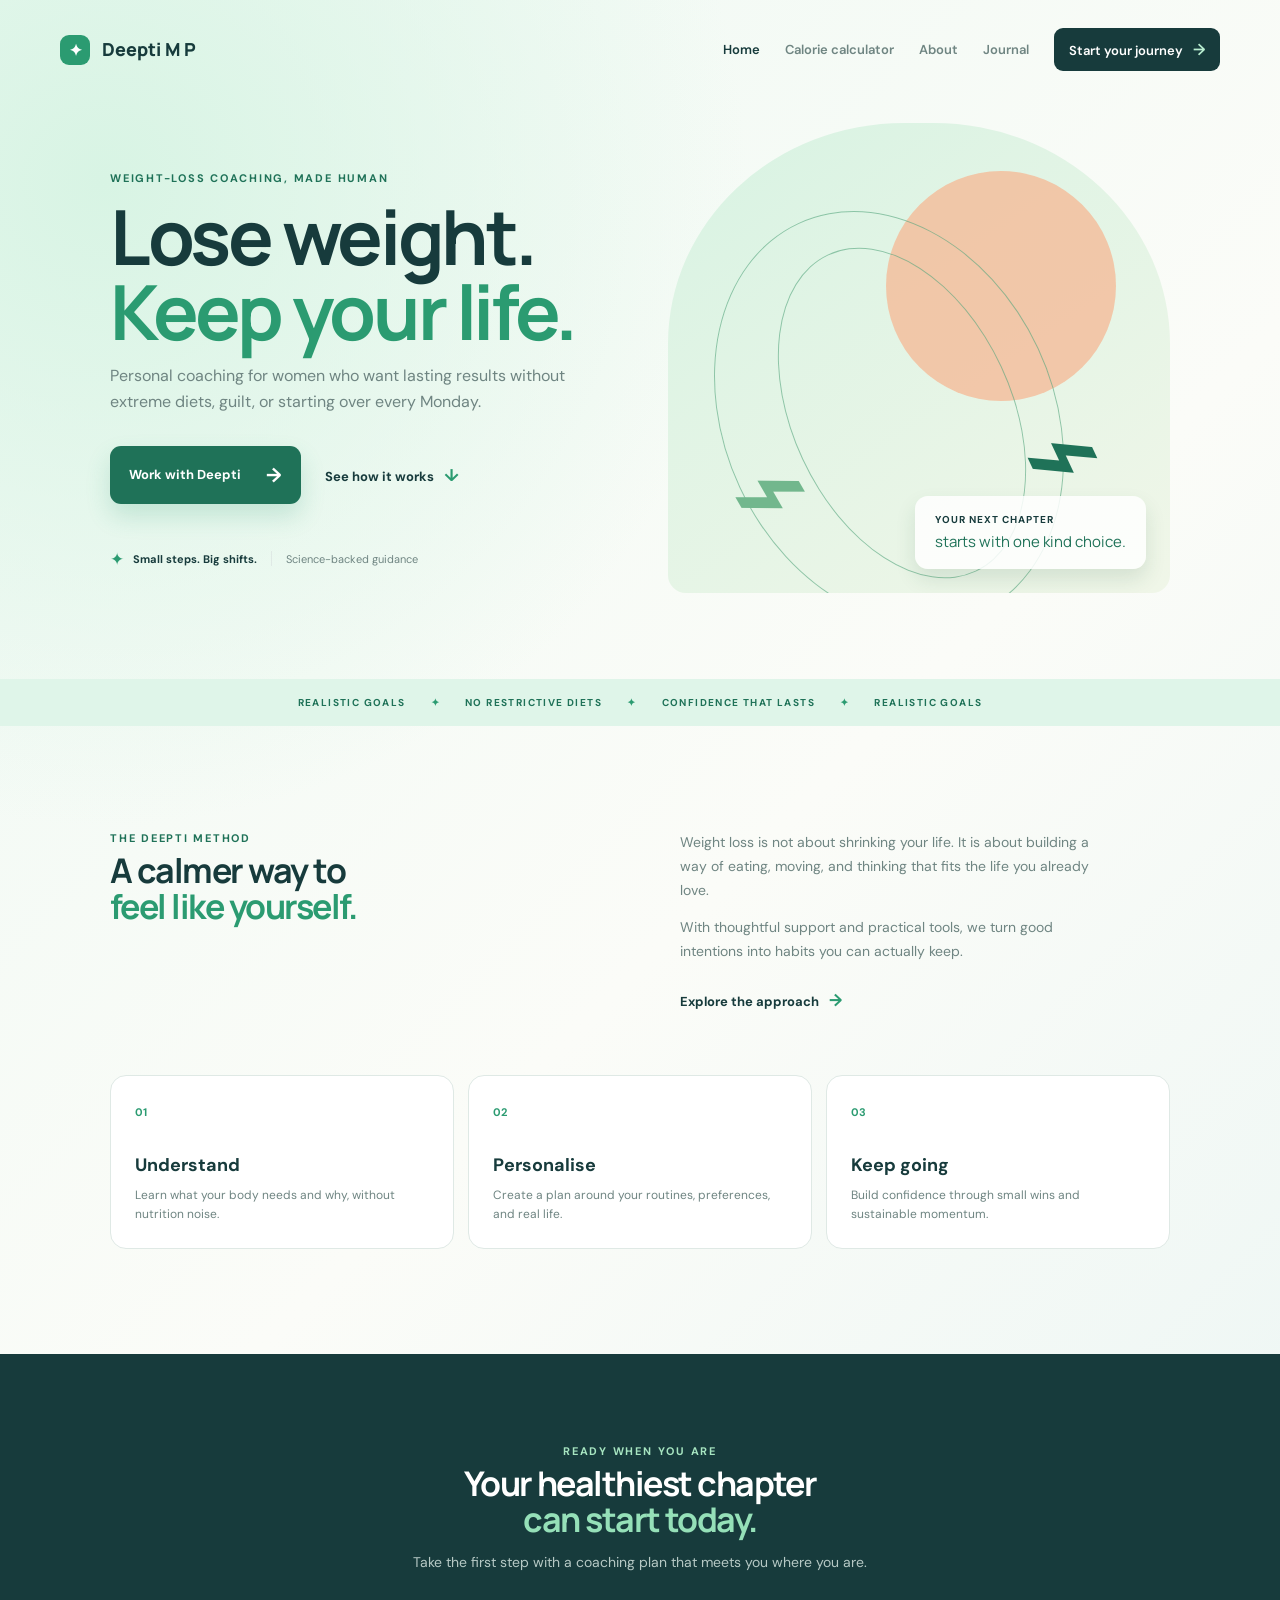
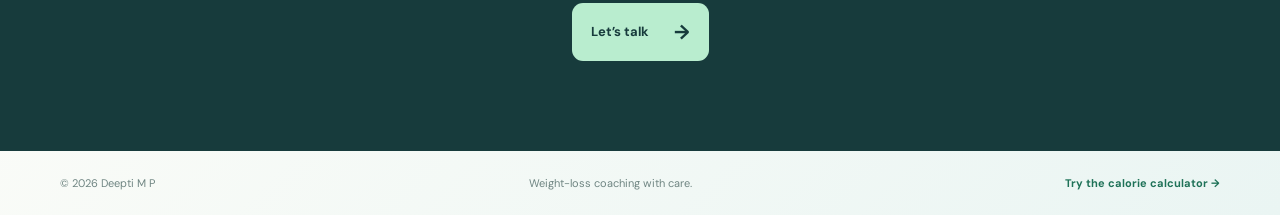
<file: index.html>
<!doctype html>
<html lang="en">
  <head>
    <meta charset="UTF-8" /><meta name="viewport" content="width=device-width, initial-scale=1.0" />
    <meta name="description" content="Deepti M P helps women build sustainable habits, lose weight, and feel confident in their bodies." />
    <title>Deepti M P | Weight-Loss Coach</title>
    <link rel="preconnect" href="https://fonts.googleapis.com" /><link rel="preconnect" href="https://fonts.gstatic.com" crossorigin />
    <link href="https://fonts.googleapis.com/css2?family=DM+Sans:wght@400;500;600;700&family=Manrope:wght@700;800&display=swap" rel="stylesheet" /><link rel="stylesheet" href="styles.css" />
  </head>
  <body>
    <header class="site-header"><a class="site-logo" href="index.html"><span>✦</span> Deepti M P</a><nav class="site-nav" aria-label="Main navigation"><a class="active" href="index.html">Home</a><a href="calculator.html">Calorie calculator</a><a href="about.html">About</a><a href="blog.html">Journal</a><a class="nav-cta" href="#start">Start your journey <span>→</span></a></nav></header>
    <main>
      <section class="coach-hero page-shell"><div class="hero-content"><p class="eyebrow">WEIGHT-LOSS COACHING, MADE HUMAN</p><h1>Lose weight.<br /><span>Keep your life.</span></h1><p class="hero-copy">Personal coaching for women who want lasting results without extreme diets, guilt, or starting over every Monday.</p><div class="hero-actions"><a class="primary-button" href="#start">Work with Deepti <span>→</span></a><a class="text-link" href="#approach">See how it works <span>↓</span></a></div><div class="trust-row"><span>✦</span><strong>Small steps. Big shifts.</strong><span class="trust-separator"></span><span>Science-backed guidance</span></div></div><div class="hero-art" aria-label="Abstract wellness illustration"><div class="sun-orb"></div><div class="art-ring ring-one"></div><div class="art-ring ring-two"></div><div class="leaf leaf-one">⌁</div><div class="leaf leaf-two">⌁</div><div class="hero-note"><strong>YOUR NEXT CHAPTER</strong><span>starts with one kind choice.</span></div></div></section>
      <section class="marquee-strip" aria-label="Coaching benefits"><span>REALISTIC GOALS</span><b>✦</b><span>NO RESTRICTIVE DIETS</span><b>✦</b><span>CONFIDENCE THAT LASTS</span><b>✦</b><span>REALISTIC GOALS</span></section>
      <section class="approach-section page-shell" id="approach"><div class="section-intro"><p class="section-kicker">THE DEEPTI METHOD</p><h2>A calmer way to<br /><em>feel like yourself.</em></h2></div><div class="approach-copy"><p>Weight loss is not about shrinking your life. It is about building a way of eating, moving, and thinking that fits the life you already love.</p><p>With thoughtful support and practical tools, we turn good intentions into habits you can actually keep.</p><a class="text-link" href="#start">Explore the approach <span>→</span></a></div><div class="method-cards"><article><span class="card-number">01</span><h3>Understand</h3><p>Learn what your body needs and why, without nutrition noise.</p></article><article><span class="card-number">02</span><h3>Personalise</h3><p>Create a plan around your routines, preferences, and real life.</p></article><article><span class="card-number">03</span><h3>Keep going</h3><p>Build confidence through small wins and sustainable momentum.</p></article></div></section>
      <section class="start-section" id="start"><div class="start-inner"><p class="section-kicker">READY WHEN YOU ARE</p><h2>Your healthiest chapter<br /><span>can start today.</span></h2><p>Take the first step with a coaching plan that meets you where you are.</p><a class="primary-button light" href="mailto:hello@deeptimp.co?subject=Weight-loss coaching enquiry">Let’s talk <span>→</span></a></div></section>
    </main>
    <footer class="site-footer"><span>© 2026 Deepti M P</span><span>Weight-loss coaching with care.</span><a href="calculator.html">Try the calorie calculator →</a></footer>
  </body>
</html>
</file>
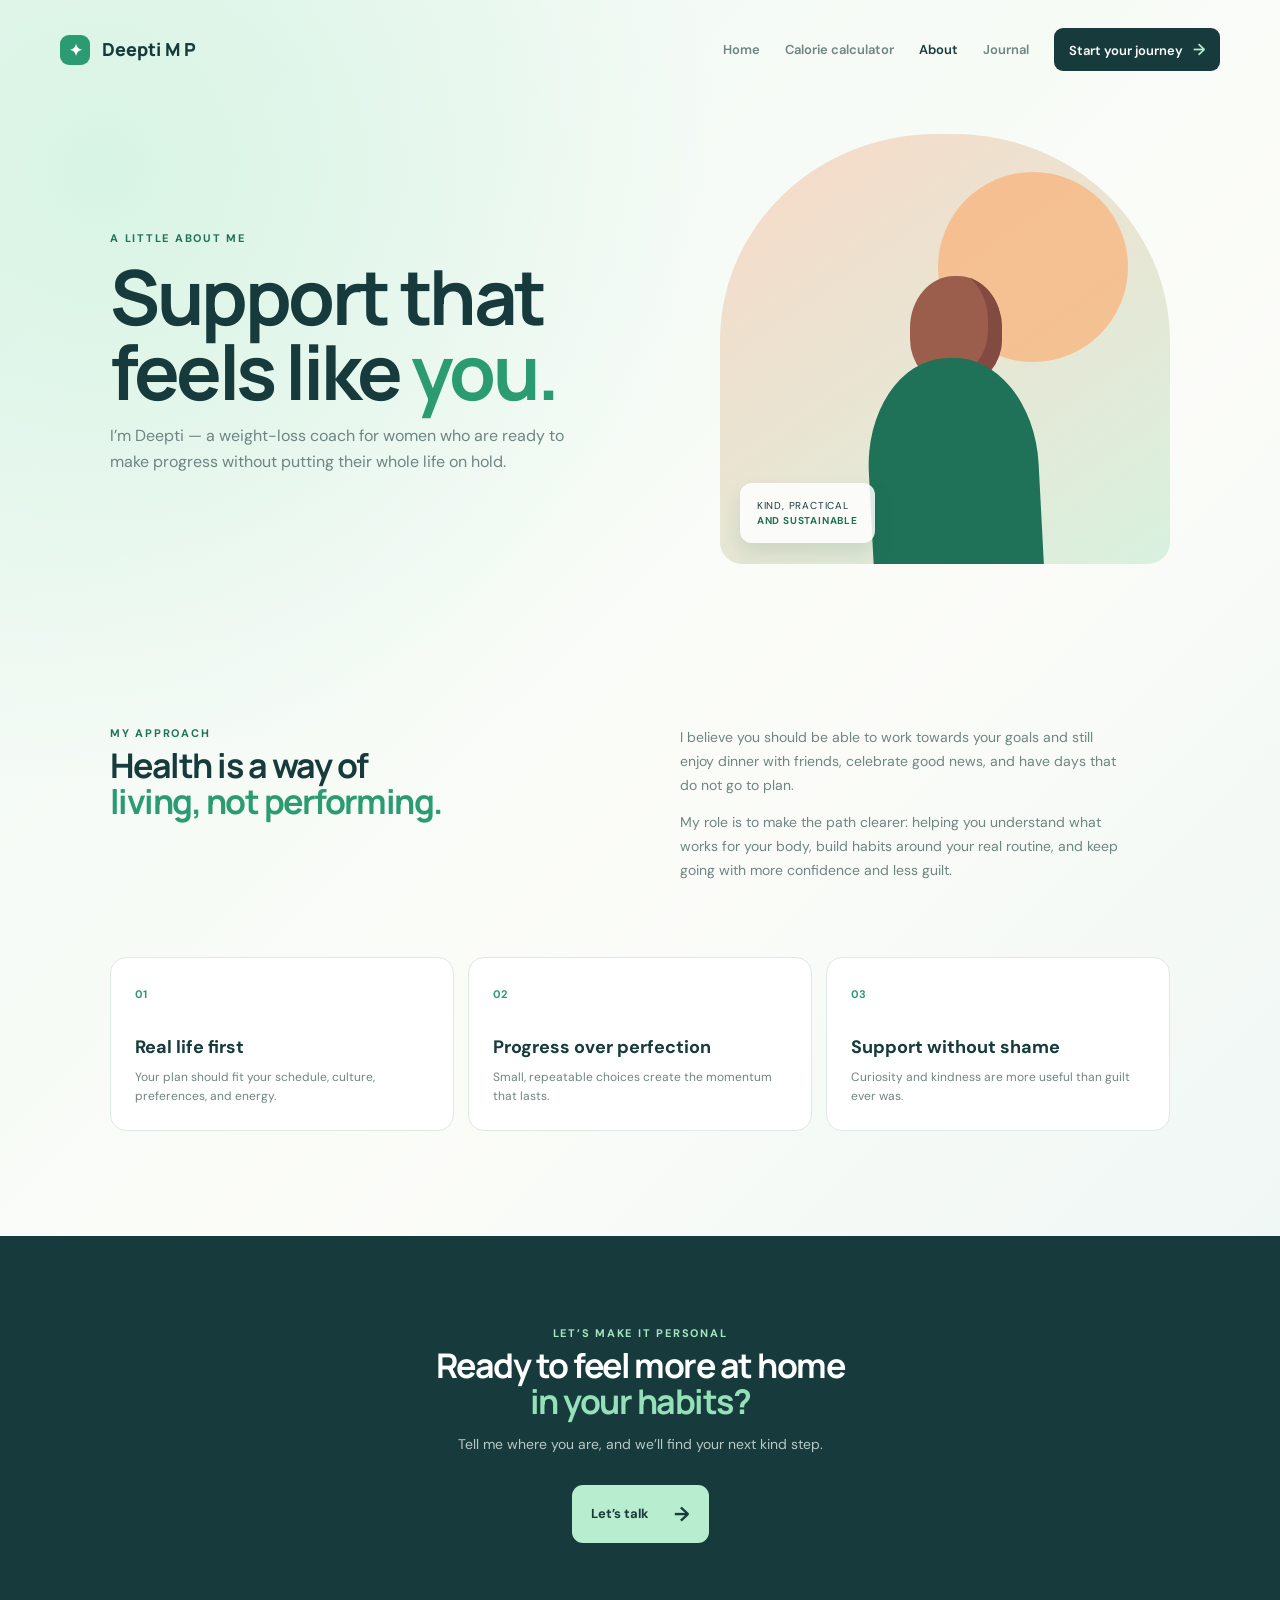
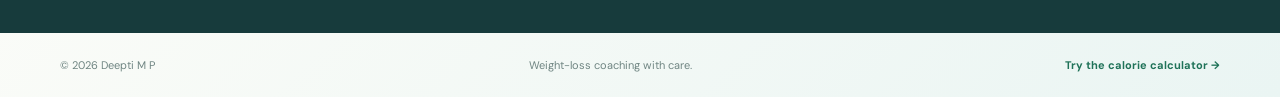
<file: about.html>
<!doctype html>
<html lang="en">
  <head>
    <meta charset="UTF-8" />
    <meta name="viewport" content="width=device-width, initial-scale=1.0" />
    <meta name="description" content="Meet Deepti M P, a weight-loss coach helping women build sustainable habits and feel confident in their bodies." />
    <title>About Deepti | Weight-Loss Coach</title>
    <link rel="preconnect" href="https://fonts.googleapis.com" />
    <link rel="preconnect" href="https://fonts.gstatic.com" crossorigin />
    <link href="https://fonts.googleapis.com/css2?family=DM+Sans:wght@400;500;600;700&family=Manrope:wght@700;800&display=swap" rel="stylesheet" />
    <link rel="stylesheet" href="styles.css" />
  </head>
  <body>
    <header class="site-header">
      <a class="site-logo" href="index.html"><span>✦</span> Deepti M P</a>
      <nav class="site-nav" aria-label="Main navigation">
        <a href="index.html">Home</a>
        <a href="calculator.html">Calorie calculator</a>
        <a class="active" href="about.html" aria-current="page">About</a>
        <a href="blog.html">Journal</a>
        <a class="nav-cta" href="index.html#start">Start your journey <span>→</span></a>
      </nav>
    </header>

    <main>
      <section class="about-hero page-shell">
        <div class="about-intro">
          <p class="eyebrow">A LITTLE ABOUT ME</p>
          <h1>Support that feels like <span>you.</span></h1>
          <p class="hero-copy">I’m Deepti — a weight-loss coach for women who are ready to make progress without putting their whole life on hold.</p>
        </div>
        <div class="about-portrait" aria-label="Abstract portrait illustration">
          <div class="portrait-sun"></div>
          <div class="portrait-figure"><span class="portrait-head"></span><span class="portrait-body"></span></div>
          <span class="portrait-note">KIND, PRACTICAL<br /><strong>AND SUSTAINABLE</strong></span>
        </div>
      </section>

      <section class="about-story page-shell">
        <div class="section-intro">
          <p class="section-kicker">MY APPROACH</p>
          <h2>Health is a way of<br /><em>living, not performing.</em></h2>
        </div>
        <div class="about-copy">
          <p>I believe you should be able to work towards your goals and still enjoy dinner with friends, celebrate good news, and have days that do not go to plan.</p>
          <p>My role is to make the path clearer: helping you understand what works for your body, build habits around your real routine, and keep going with more confidence and less guilt.</p>
        </div>
        <div class="values-grid">
          <article><span class="card-number">01</span><h3>Real life first</h3><p>Your plan should fit your schedule, culture, preferences, and energy.</p></article>
          <article><span class="card-number">02</span><h3>Progress over perfection</h3><p>Small, repeatable choices create the momentum that lasts.</p></article>
          <article><span class="card-number">03</span><h3>Support without shame</h3><p>Curiosity and kindness are more useful than guilt ever was.</p></article>
        </div>
      </section>

      <section class="start-section"><div class="start-inner"><p class="section-kicker">LET’S MAKE IT PERSONAL</p><h2>Ready to feel more at home<br /><span>in your habits?</span></h2><p>Tell me where you are, and we’ll find your next kind step.</p><a class="primary-button light" href="mailto:hello@deeptimp.co?subject=Weight-loss coaching enquiry">Let’s talk <span>→</span></a></div></section>
    </main>

    <footer class="site-footer"><span>© 2026 Deepti M P</span><span>Weight-loss coaching with care.</span><a href="calculator.html">Try the calorie calculator →</a></footer>
  </body>
</html>
</file>
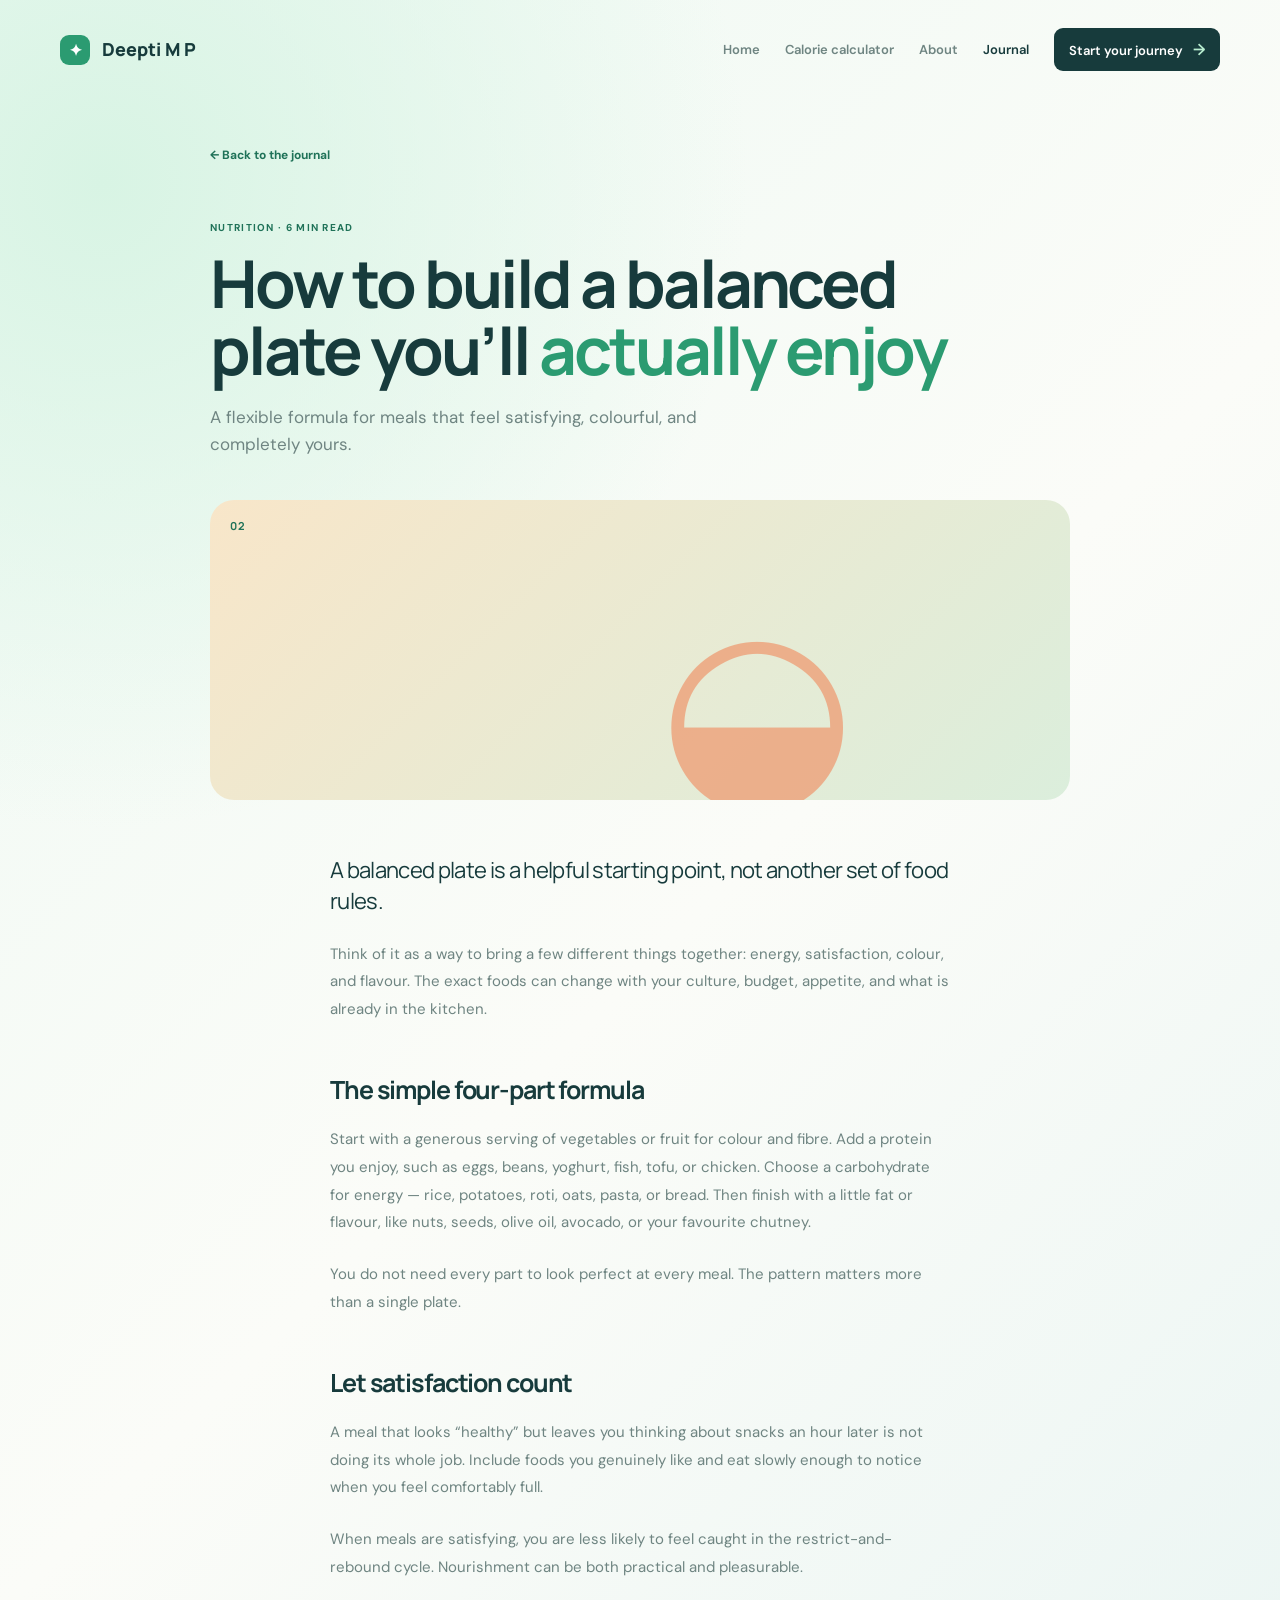
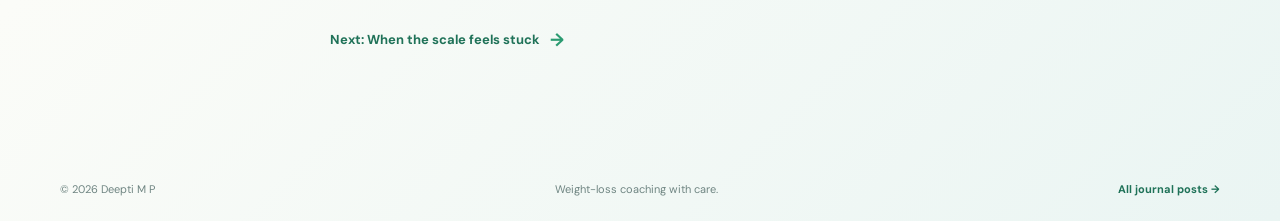
<file: blog-balanced-plate.html>
<!doctype html>
<html lang="en"><head><meta charset="UTF-8" /><meta name="viewport" content="width=device-width, initial-scale=1.0" /><meta name="description" content="A simple guide to building a balanced, satisfying plate without restrictive rules." /><title>How to build a balanced plate | Deepti M P</title><link rel="preconnect" href="https://fonts.googleapis.com" /><link rel="preconnect" href="https://fonts.gstatic.com" crossorigin /><link href="https://fonts.googleapis.com/css2?family=DM+Sans:wght@400;500;600;700&display=swap" rel="stylesheet" /><link href="https://fonts.googleapis.com/css2?family=Manrope:wght@700;800&display=swap" rel="stylesheet" /><link rel="stylesheet" href="styles.css" /></head>
<body><header class="site-header"><a class="site-logo" href="index.html"><span>✦</span> Deepti M P</a><nav class="site-nav" aria-label="Main navigation"><a href="index.html">Home</a><a href="calculator.html">Calorie calculator</a><a href="about.html">About</a><a class="active" href="blog.html">Journal</a><a class="nav-cta" href="index.html#start">Start your journey <span>→</span></a></nav></header>
<main><article class="article-page page-shell"><a class="back-link" href="blog.html">← Back to the journal</a><p class="post-meta">NUTRITION · 6 MIN READ</p><h1>How to build a balanced plate you’ll <span>actually enjoy</span></h1><p class="article-dek">A flexible formula for meals that feel satisfying, colourful, and completely yours.</p><div class="article-art illustration-two"><span>02</span><i>◒</i></div><div class="article-copy"><p class="article-lead">A balanced plate is a helpful starting point, not another set of food rules.</p><p>Think of it as a way to bring a few different things together: energy, satisfaction, colour, and flavour. The exact foods can change with your culture, budget, appetite, and what is already in the kitchen.</p><h2>The simple four-part formula</h2><p>Start with a generous serving of vegetables or fruit for colour and fibre. Add a protein you enjoy, such as eggs, beans, yoghurt, fish, tofu, or chicken. Choose a carbohydrate for energy — rice, potatoes, roti, oats, pasta, or bread. Then finish with a little fat or flavour, like nuts, seeds, olive oil, avocado, or your favourite chutney.</p><p>You do not need every part to look perfect at every meal. The pattern matters more than a single plate.</p><h2>Let satisfaction count</h2><p>A meal that looks “healthy” but leaves you thinking about snacks an hour later is not doing its whole job. Include foods you genuinely like and eat slowly enough to notice when you feel comfortably full.</p><p>When meals are satisfying, you are less likely to feel caught in the restrict-and-rebound cycle. Nourishment can be both practical and pleasurable.</p><a class="article-next" href="blog-scale-stuck.html">Next: When the scale feels stuck <span>→</span></a></div></article></main>
<footer class="site-footer"><span>© 2026 Deepti M P</span><span>Weight-loss coaching with care.</span><a href="blog.html">All journal posts →</a></footer></body></html>
</file>
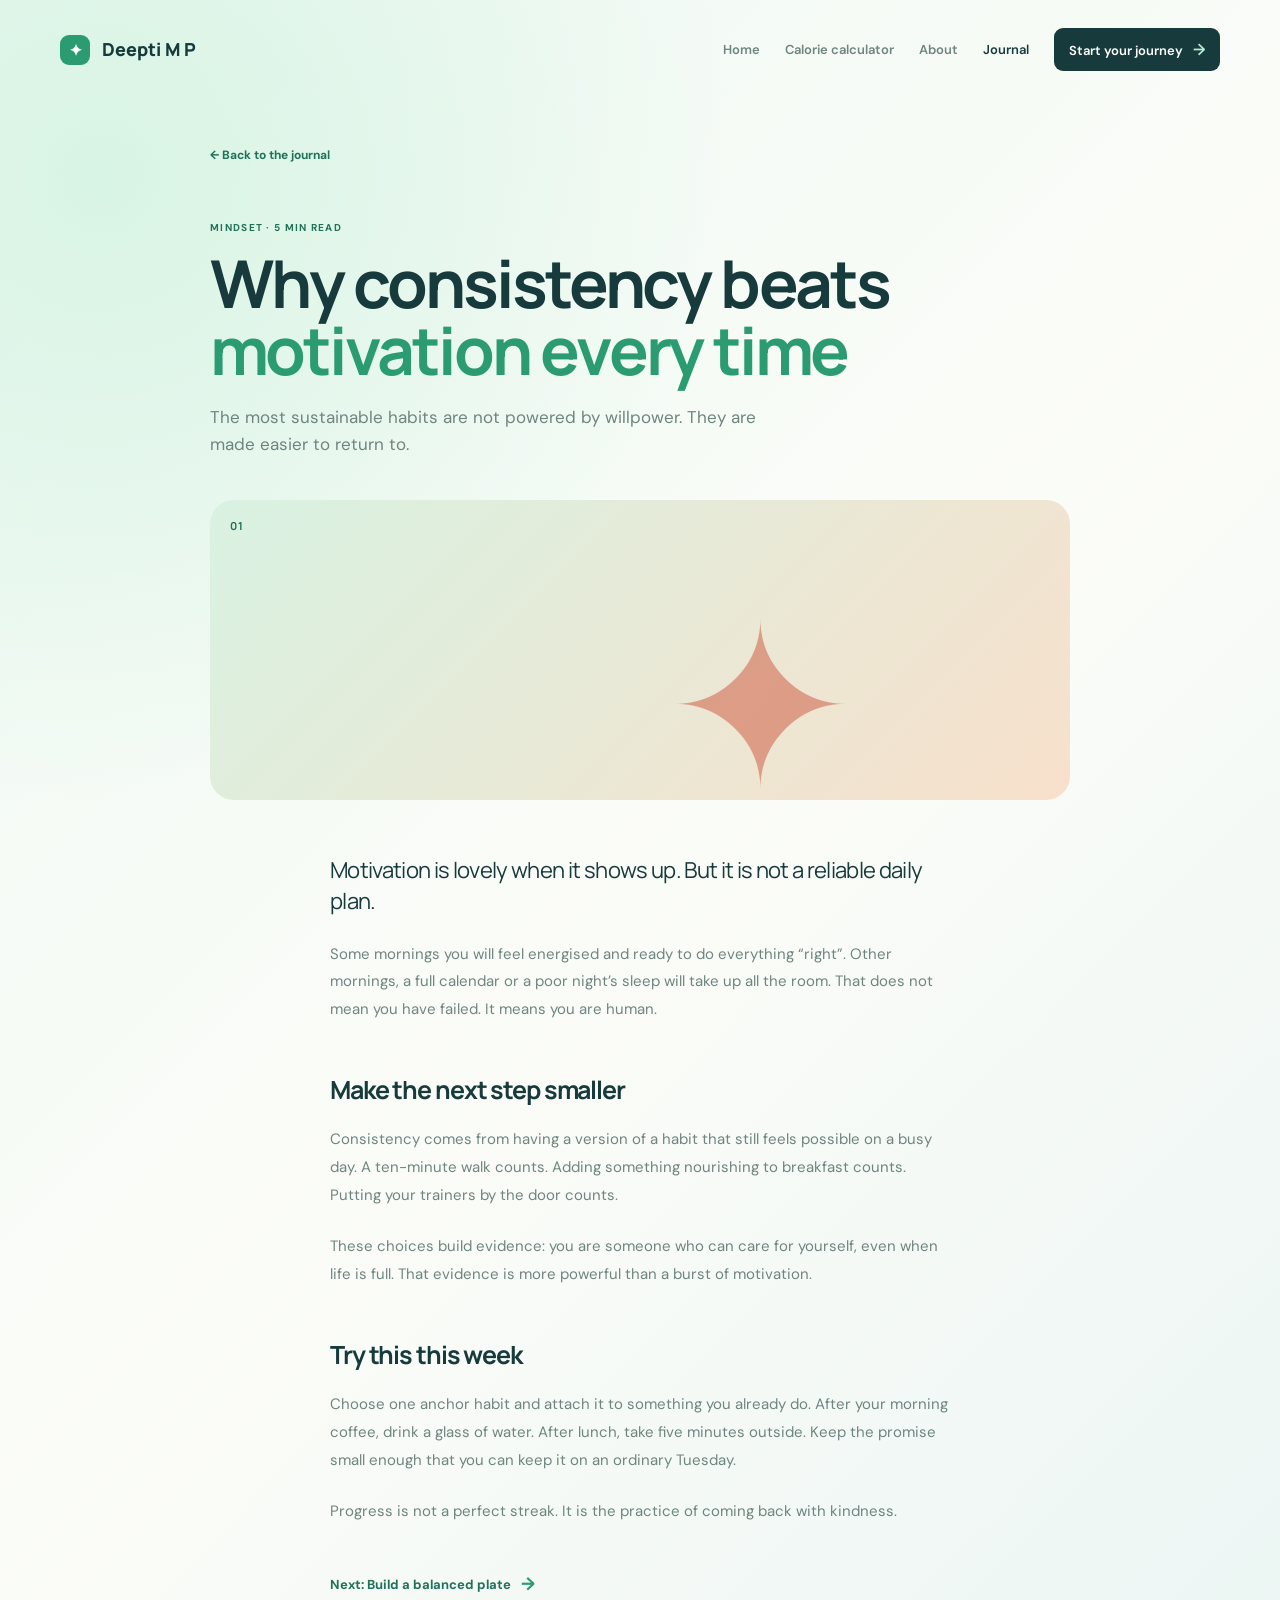
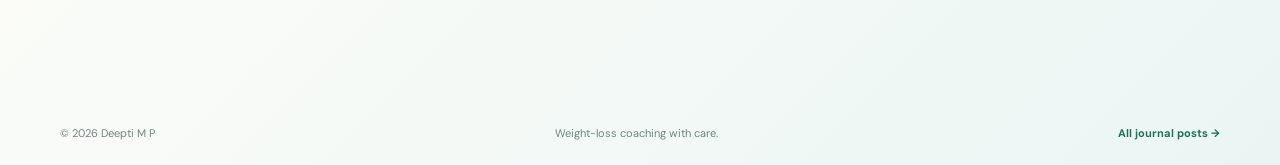
<file: blog-consistency.html>
<!doctype html>
<html lang="en"><head><meta charset="UTF-8" /><meta name="viewport" content="width=device-width, initial-scale=1.0" /><meta name="description" content="Why consistency beats motivation when you are building sustainable weight-loss habits." /><title>Why consistency beats motivation | Deepti M P</title><link rel="preconnect" href="https://fonts.googleapis.com" /><link rel="preconnect" href="https://fonts.gstatic.com" crossorigin /><link href="https://fonts.googleapis.com/css2?family=DM+Sans:wght@400;500;600;700&family=Manrope:wght@700;800&display=swap" rel="stylesheet" /><link rel="stylesheet" href="styles.css" /></head>
<body><header class="site-header"><a class="site-logo" href="index.html"><span>✦</span> Deepti M P</a><nav class="site-nav" aria-label="Main navigation"><a href="index.html">Home</a><a href="calculator.html">Calorie calculator</a><a href="about.html">About</a><a class="active" href="blog.html">Journal</a><a class="nav-cta" href="index.html#start">Start your journey <span>→</span></a></nav></header>
<main><article class="article-page page-shell"><a class="back-link" href="blog.html">← Back to the journal</a><p class="post-meta">MINDSET · 5 MIN READ</p><h1>Why consistency beats<br /><span>motivation every time</span></h1><p class="article-dek">The most sustainable habits are not powered by willpower. They are made easier to return to.</p><div class="article-art illustration-one"><span>01</span><i>✦</i></div><div class="article-copy"><p class="article-lead">Motivation is lovely when it shows up. But it is not a reliable daily plan.</p><p>Some mornings you will feel energised and ready to do everything “right”. Other mornings, a full calendar or a poor night’s sleep will take up all the room. That does not mean you have failed. It means you are human.</p><h2>Make the next step smaller</h2><p>Consistency comes from having a version of a habit that still feels possible on a busy day. A ten-minute walk counts. Adding something nourishing to breakfast counts. Putting your trainers by the door counts.</p><p>These choices build evidence: you are someone who can care for yourself, even when life is full. That evidence is more powerful than a burst of motivation.</p><h2>Try this this week</h2><p>Choose one anchor habit and attach it to something you already do. After your morning coffee, drink a glass of water. After lunch, take five minutes outside. Keep the promise small enough that you can keep it on an ordinary Tuesday.</p><p>Progress is not a perfect streak. It is the practice of coming back with kindness.</p><a class="article-next" href="blog-balanced-plate.html">Next: Build a balanced plate <span>→</span></a></div></article></main>
<footer class="site-footer"><span>© 2026 Deepti M P</span><span>Weight-loss coaching with care.</span><a href="blog.html">All journal posts →</a></footer></body></html>
</file>
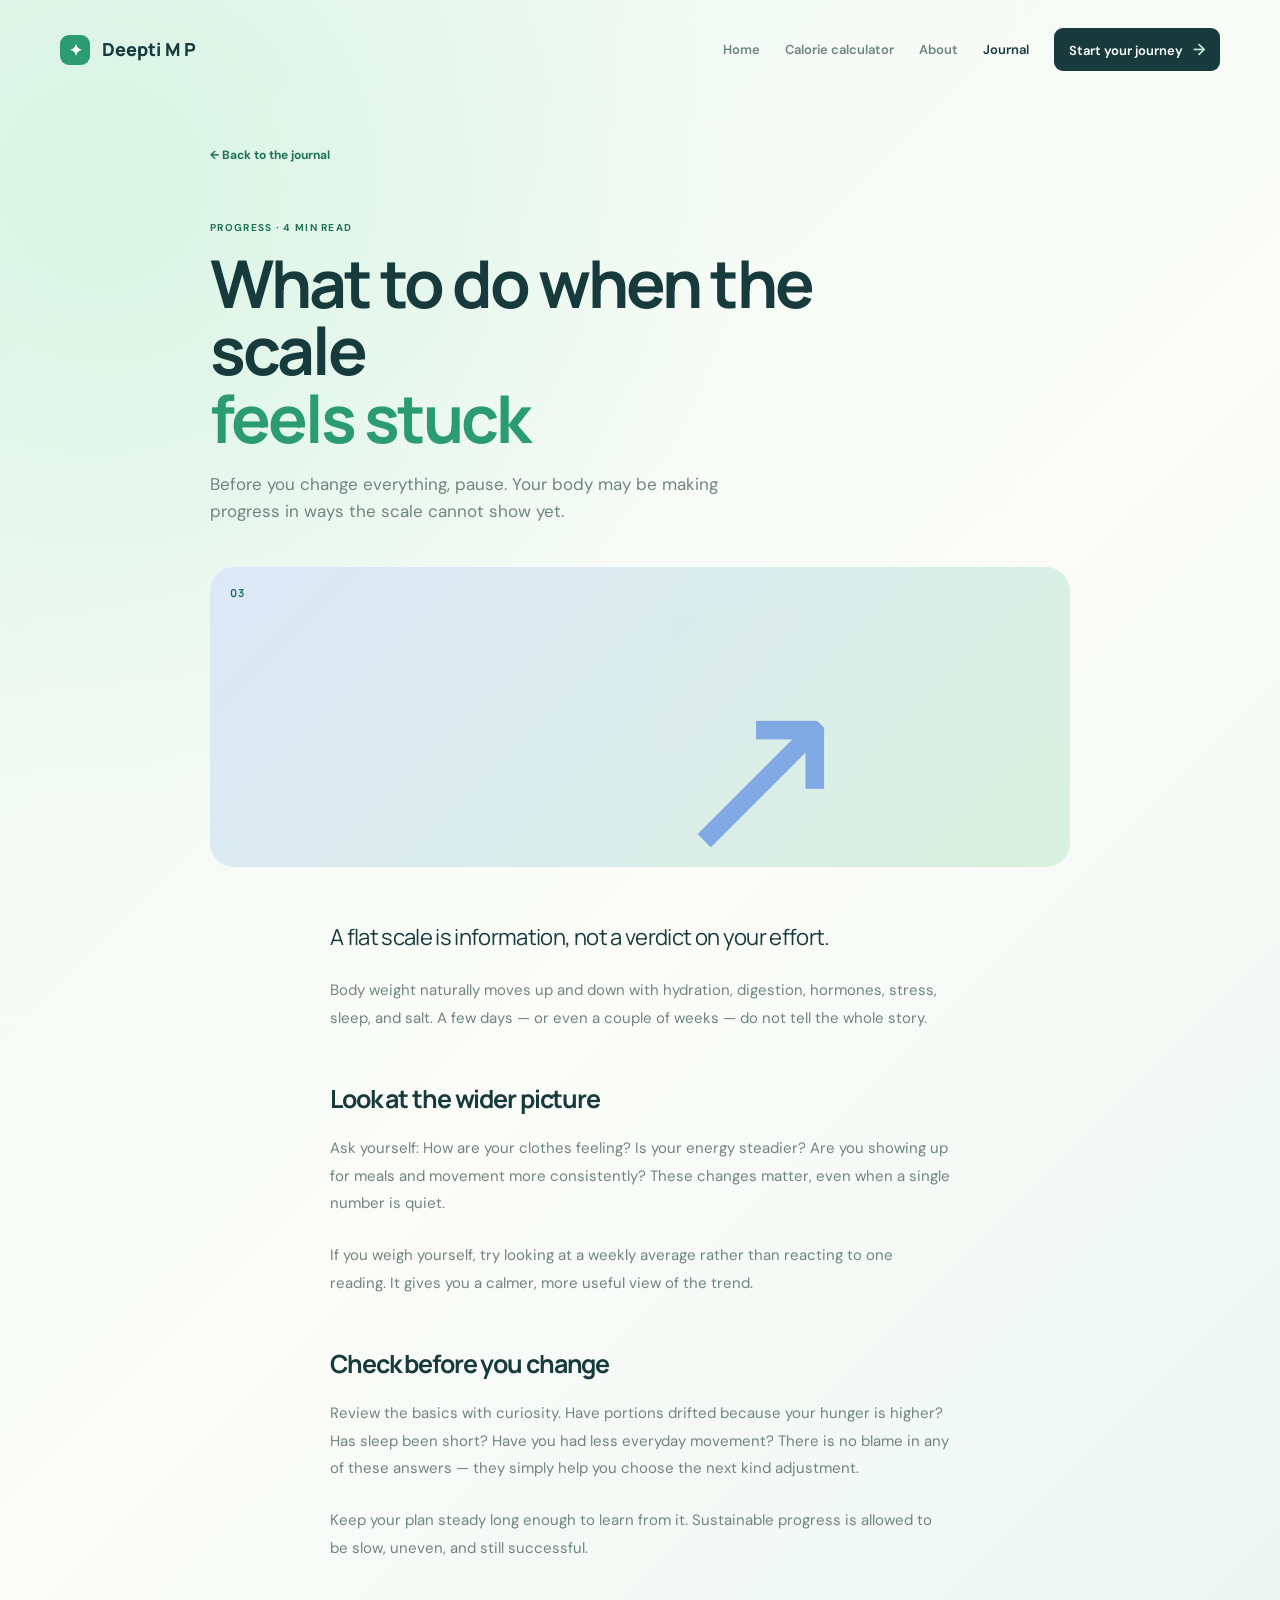
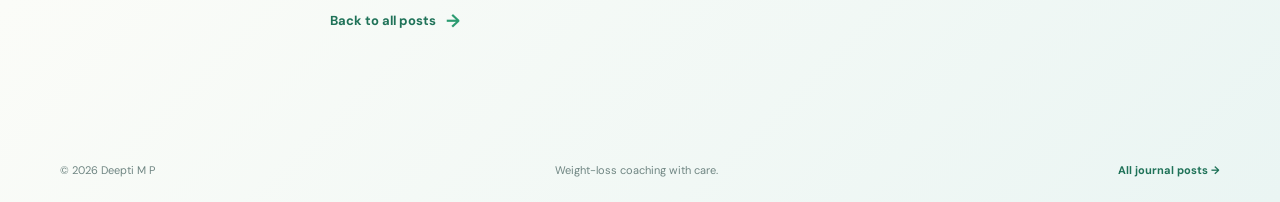
<file: blog-scale-stuck.html>
<!doctype html>
<html lang="en"><head><meta charset="UTF-8" /><meta name="viewport" content="width=device-width, initial-scale=1.0" /><meta name="description" content="What to check first when your weight-loss progress feels stuck." /><title>What to do when the scale feels stuck | Deepti M P</title><link rel="preconnect" href="https://fonts.googleapis.com" /><link rel="preconnect" href="https://fonts.gstatic.com" crossorigin /><link href="https://fonts.googleapis.com/css2?family=DM+Sans:wght@400;500;600;700&family=Manrope:wght@700;800&display=swap" rel="stylesheet" /><link rel="stylesheet" href="styles.css" /></head>
<body><header class="site-header"><a class="site-logo" href="index.html"><span>✦</span> Deepti M P</a><nav class="site-nav" aria-label="Main navigation"><a href="index.html">Home</a><a href="calculator.html">Calorie calculator</a><a href="about.html">About</a><a class="active" href="blog.html">Journal</a><a class="nav-cta" href="index.html#start">Start your journey <span>→</span></a></nav></header>
<main><article class="article-page page-shell"><a class="back-link" href="blog.html">← Back to the journal</a><p class="post-meta">PROGRESS · 4 MIN READ</p><h1>What to do when the scale<br /><span>feels stuck</span></h1><p class="article-dek">Before you change everything, pause. Your body may be making progress in ways the scale cannot show yet.</p><div class="article-art illustration-three"><span>03</span><i>↗</i></div><div class="article-copy"><p class="article-lead">A flat scale is information, not a verdict on your effort.</p><p>Body weight naturally moves up and down with hydration, digestion, hormones, stress, sleep, and salt. A few days — or even a couple of weeks — do not tell the whole story.</p><h2>Look at the wider picture</h2><p>Ask yourself: How are your clothes feeling? Is your energy steadier? Are you showing up for meals and movement more consistently? These changes matter, even when a single number is quiet.</p><p>If you weigh yourself, try looking at a weekly average rather than reacting to one reading. It gives you a calmer, more useful view of the trend.</p><h2>Check before you change</h2><p>Review the basics with curiosity. Have portions drifted because your hunger is higher? Has sleep been short? Have you had less everyday movement? There is no blame in any of these answers — they simply help you choose the next kind adjustment.</p><p>Keep your plan steady long enough to learn from it. Sustainable progress is allowed to be slow, uneven, and still successful.</p><a class="article-next" href="blog.html">Back to all posts <span>→</span></a></div></article></main>
<footer class="site-footer"><span>© 2026 Deepti M P</span><span>Weight-loss coaching with care.</span><a href="blog.html">All journal posts →</a></footer></body></html>
</file>
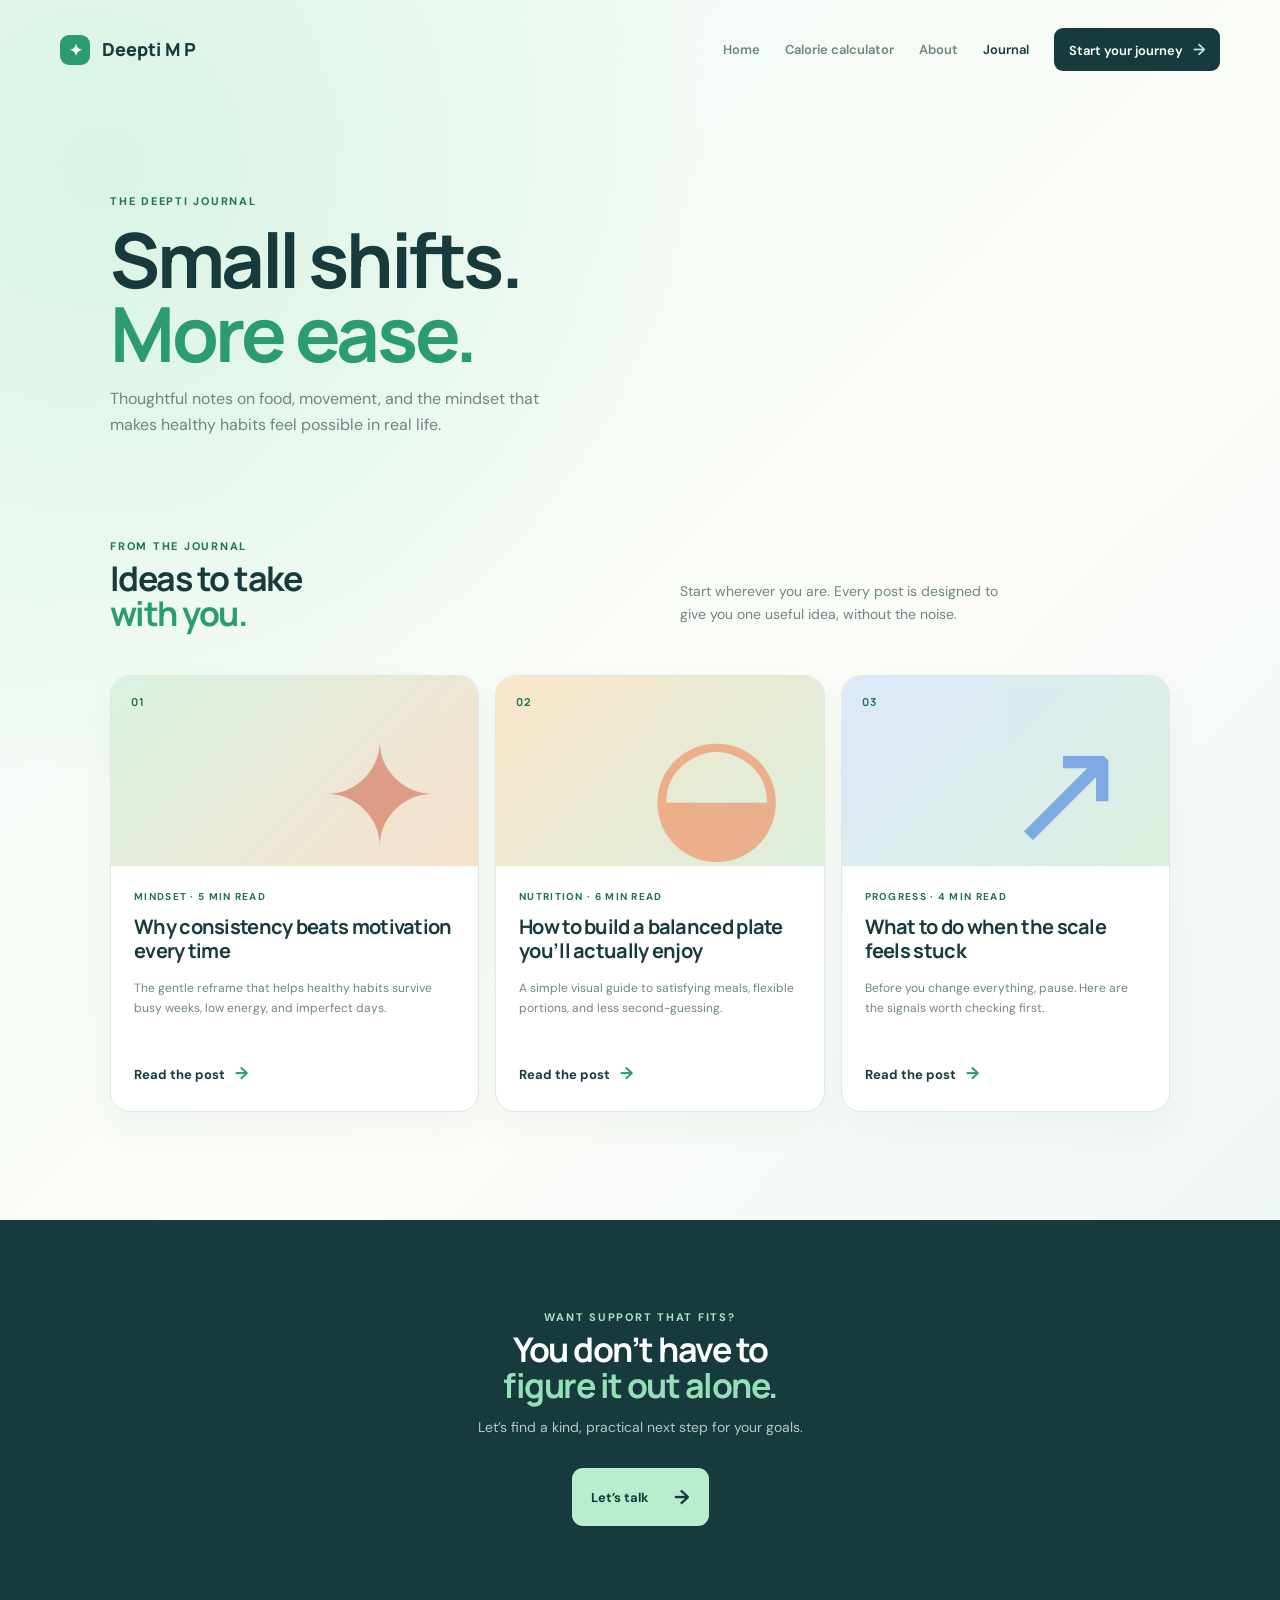
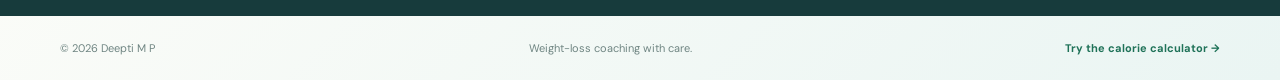
<file: blog.html>
<!doctype html>
<html lang="en">
  <head>
    <meta charset="UTF-8" /><meta name="viewport" content="width=device-width, initial-scale=1.0" />
    <meta name="description" content="Practical, kind advice for building sustainable nutrition and weight-loss habits from Deepti M P." />
    <title>The Journal | Deepti M P</title>
    <link rel="preconnect" href="https://fonts.googleapis.com" /><link rel="preconnect" href="https://fonts.gstatic.com" crossorigin />
    <link href="https://fonts.googleapis.com/css2?family=DM+Sans:wght@400;500;600;700&family=Manrope:wght@700;800&display=swap" rel="stylesheet" /><link rel="stylesheet" href="styles.css" />
  </head>
  <body>
    <header class="site-header"><a class="site-logo" href="index.html"><span>✦</span> Deepti M P</a><nav class="site-nav" aria-label="Main navigation"><a href="index.html">Home</a><a href="calculator.html">Calorie calculator</a><a href="about.html">About</a><a class="active" href="blog.html" aria-current="page">Journal</a><a class="nav-cta" href="index.html#start">Start your journey <span>→</span></a></nav></header>
    <main>
      <section class="blog-hero page-shell"><p class="eyebrow">THE DEEPTI JOURNAL</p><h1>Small shifts.<br /><span>More ease.</span></h1><p class="hero-copy">Thoughtful notes on food, movement, and the mindset that makes healthy habits feel possible in real life.</p></section>
      <section class="blog-list page-shell" aria-labelledby="latest-heading">
        <div class="blog-list-heading"><div><p class="section-kicker">FROM THE JOURNAL</p><h2 id="latest-heading">Ideas to take<br /><em>with you.</em></h2></div><p>Start wherever you are. Every post is designed to give you one useful idea, without the noise.</p></div>
        <div class="post-grid">
          <article class="post-card post-card-featured"><div class="post-illustration illustration-one"><span>01</span><i>✦</i></div><div class="post-card-body"><p class="post-meta">MINDSET · 5 MIN READ</p><h3>Why consistency beats motivation every time</h3><p>The gentle reframe that helps healthy habits survive busy weeks, low energy, and imperfect days.</p><a class="text-link" href="blog-consistency.html">Read the post <span>→</span></a></div></article>
          <article class="post-card"><div class="post-illustration illustration-two"><span>02</span><i>◒</i></div><div class="post-card-body"><p class="post-meta">NUTRITION · 6 MIN READ</p><h3>How to build a balanced plate you’ll actually enjoy</h3><p>A simple visual guide to satisfying meals, flexible portions, and less second-guessing.</p><a class="text-link" href="blog-balanced-plate.html">Read the post <span>→</span></a></div></article>
          <article class="post-card"><div class="post-illustration illustration-three"><span>03</span><i>↗</i></div><div class="post-card-body"><p class="post-meta">PROGRESS · 4 MIN READ</p><h3>What to do when the scale feels stuck</h3><p>Before you change everything, pause. Here are the signals worth checking first.</p><a class="text-link" href="blog-scale-stuck.html">Read the post <span>→</span></a></div></article>
        </div>
      </section>
      <section class="start-section"><div class="start-inner"><p class="section-kicker">WANT SUPPORT THAT FITS?</p><h2>You don’t have to<br /><span>figure it out alone.</span></h2><p>Let’s find a kind, practical next step for your goals.</p><a class="primary-button light" href="mailto:hello@deeptimp.co?subject=Weight-loss coaching enquiry">Let’s talk <span>→</span></a></div></section>
    </main>
    <footer class="site-footer"><span>© 2026 Deepti M P</span><span>Weight-loss coaching with care.</span><a href="calculator.html">Try the calorie calculator →</a></footer>
  </body>
</html>
</file>
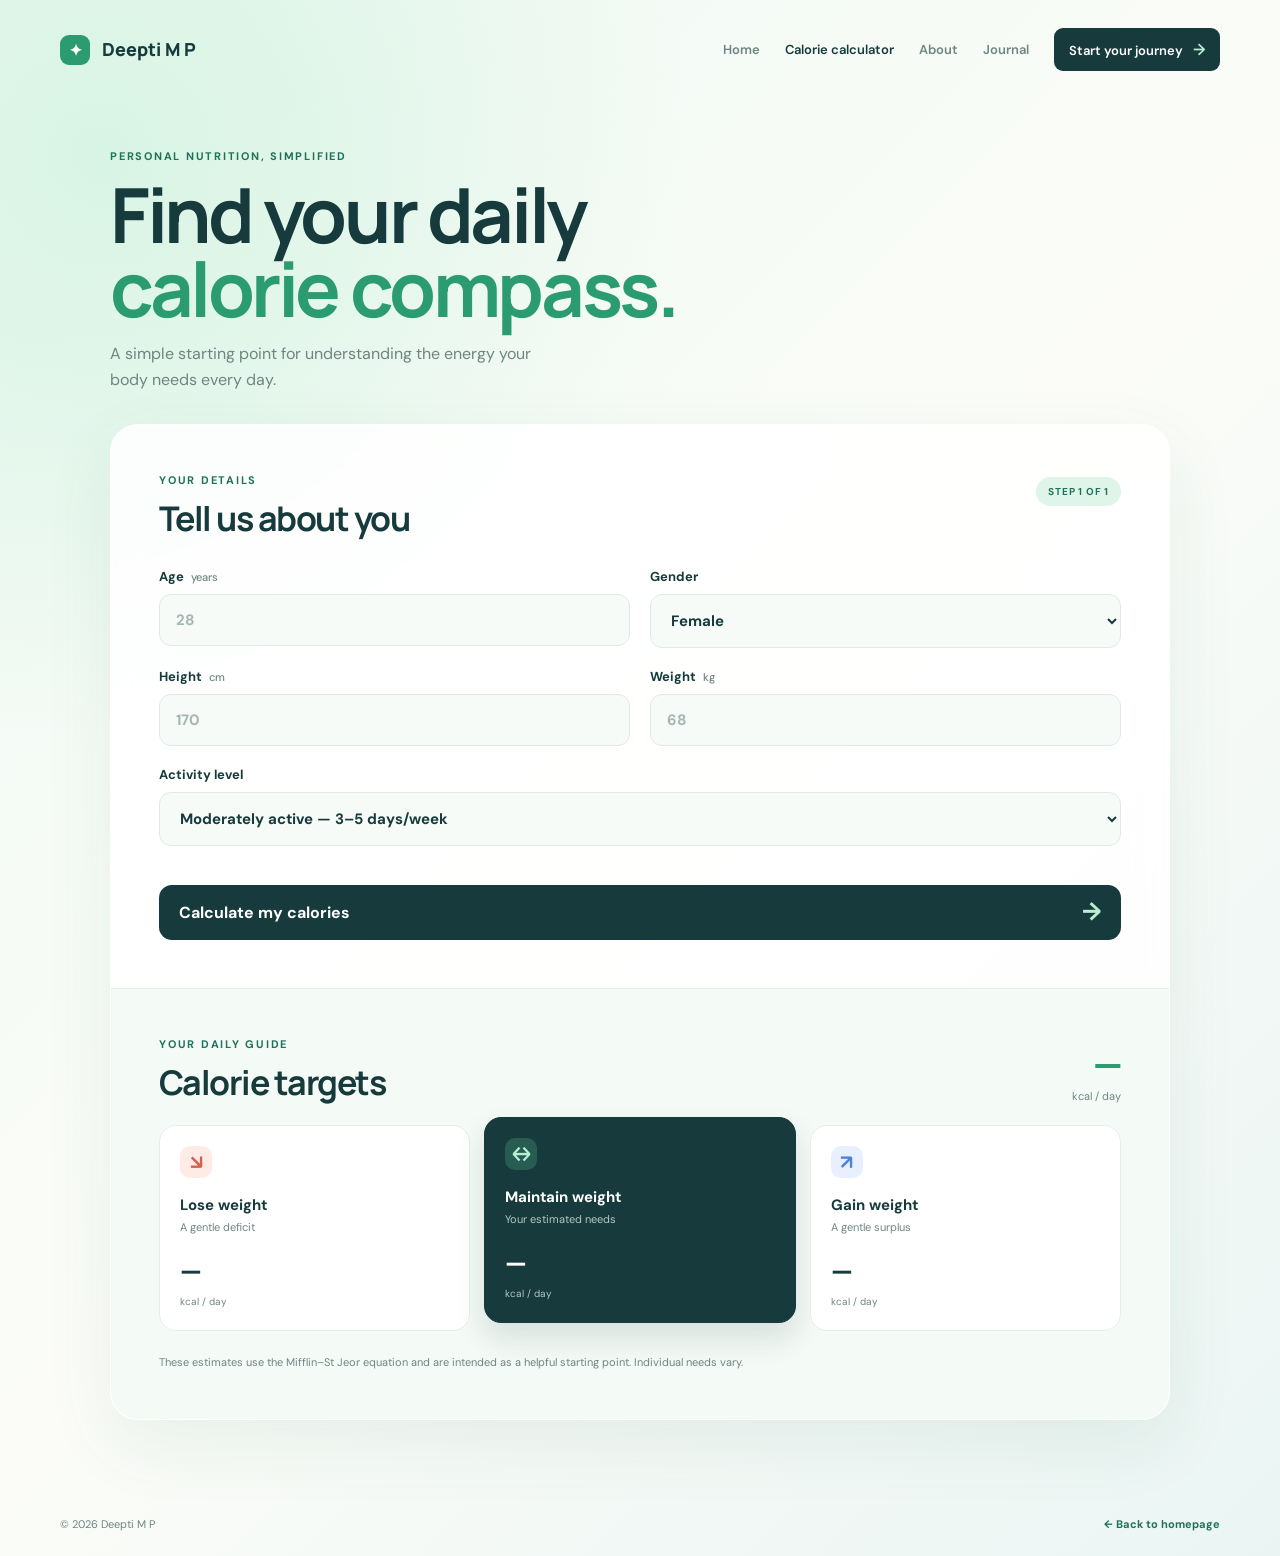
<file: calculator.html>
<!doctype html>
<html lang="en"><head><meta charset="UTF-8" /><meta name="viewport" content="width=device-width, initial-scale=1.0" /><meta name="description" content="A modern daily calorie calculator from weight-loss coach Deepti M P." /><title>Calorie Calculator | Deepti M P</title><link rel="preconnect" href="https://fonts.googleapis.com" /><link rel="preconnect" href="https://fonts.gstatic.com" crossorigin /><link href="https://fonts.googleapis.com/css2?family=DM+Sans:wght@400;500;600;700&family=Manrope:wght@700;800&display=swap" rel="stylesheet" /><link rel="stylesheet" href="styles.css" /></head>
<body><header class="site-header"><a class="site-logo" href="index.html"><span>✦</span> Deepti M P</a><nav class="site-nav" aria-label="Main navigation"><a href="index.html">Home</a><a class="active" href="calculator.html">Calorie calculator</a><a href="about.html">About</a><a href="blog.html">Journal</a><a class="nav-cta" href="index.html#start">Start your journey <span>→</span></a></nav></header>
<main class="page-shell calculator-page"><section class="hero" aria-labelledby="page-title"><p class="eyebrow">PERSONAL NUTRITION, SIMPLIFIED</p><h1 id="page-title">Find your daily<br /><span>calorie compass.</span></h1><p class="hero-copy">A simple starting point for understanding the energy your body needs every day.</p></section><section class="calculator-card" aria-label="Calorie calculator"><form id="calculator-form" novalidate><div class="form-heading"><div><p class="section-kicker">YOUR DETAILS</p><h2>Tell us about you</h2></div><span class="step-pill">STEP 1 OF 1</span></div><div class="form-grid"><label class="field"><span>Age <small>years</small></span><input id="age" name="age" type="number" min="15" max="120" placeholder="28" required /></label><label class="field"><span>Gender</span><select id="gender" name="gender" required><option value="female">Female</option><option value="male">Male</option></select></label><label class="field"><span>Height <small>cm</small></span><input id="height" name="height" type="number" min="100" max="250" placeholder="170" required /></label><label class="field"><span>Weight <small>kg</small></span><input id="weight" name="weight" type="number" min="30" max="350" step="0.1" placeholder="68" required /></label></div><label class="field activity-field"><span>Activity level</span><select id="activity" name="activity" required><option value="1.2">Mostly sedentary — little exercise</option><option value="1.375">Lightly active — 1–3 days/week</option><option value="1.55" selected>Moderately active — 3–5 days/week</option><option value="1.725">Very active — 6–7 days/week</option><option value="1.9">Extra active — intense training</option></select></label><p class="form-error" id="form-error" role="alert" aria-live="polite"></p><button class="calculate-button" type="submit">Calculate my calories <span aria-hidden="true">→</span></button></form><section class="results" id="results" aria-live="polite" aria-label="Your calorie results"><div class="results-heading"><div><p class="section-kicker">YOUR DAILY GUIDE</p><h2>Calorie targets</h2></div><div class="target-total"><strong id="maintenance-total">—</strong><span>kcal / day</span></div></div><div class="result-cards"><article class="result-card loss"><div class="result-icon">↘</div><div><h3>Lose weight</h3><p>A gentle deficit</p></div><strong id="loss-total">—</strong><span>kcal / day</span></article><article class="result-card maintain featured"><div class="result-icon">↔</div><div><h3>Maintain weight</h3><p>Your estimated needs</p></div><strong id="maintain-card-total">—</strong><span>kcal / day</span></article><article class="result-card gain"><div class="result-icon">↗</div><div><h3>Gain weight</h3><p>A gentle surplus</p></div><strong id="gain-total">—</strong><span>kcal / day</span></article></div><p class="disclaimer">These estimates use the Mifflin–St Jeor equation and are intended as a helpful starting point. Individual needs vary.</p></section></section></main><footer class="site-footer"><span>© 2026 Deepti M P</span><a href="index.html">← Back to homepage</a></footer><script src="script.js"></script></body></html>
</file>
<file: styles.css>
:root {
  --ink: #173b3c;
  --muted: #6f8582;
  --line: #dfe9e5;
  --mint: #dff5e9;
  --green: #2b9b71;
  --green-dark: #1f7258;
  --cream: #f7fbf8;
  --coral: #f47f67;
  --blue: #5a8be1;
}

* { box-sizing: border-box; }
html { scroll-behavior: smooth; }
body {
  margin: 0;
  min-height: 100vh;
  color: var(--ink);
  background: radial-gradient(circle at 8% 10%, #d8f4e4 0, transparent 32%), linear-gradient(135deg, #eef9f3 0%, #fbfcf8 52%, #eaf5f3 100%);
  font-family: "DM Sans", sans-serif;
}
.site-header { display: flex; align-items: center; justify-content: space-between; width: min(100% - 36px, 1160px); margin: 0 auto; padding: 28px 0 8px; }
.site-logo { color: var(--ink); font-family: Manrope, sans-serif; font-size: 18px; font-weight: 800; text-decoration: none; }
.site-logo span { display: inline-grid; place-items: center; width: 30px; height: 30px; margin-right: 8px; color: white; background: var(--green); border-radius: 9px; font-size: 16px; }
.site-nav { display: flex; align-items: center; gap: 25px; }
.site-nav a { color: var(--muted); font-size: 13px; font-weight: 600; text-decoration: none; }
.site-nav a:hover, .site-nav a.active { color: var(--ink); }
.site-nav .nav-cta { padding: 11px 15px; color: white; background: var(--ink); border-radius: 9px; }
.site-nav .nav-cta span { margin-left: 7px; color: #b8edd0; font-size: 16px; }
.page-shell { width: min(100% - 36px, 1060px); margin: 0 auto; padding: 60px 0 72px; }
.hero { margin-bottom: 30px; }
.brand-mark { display: grid; place-items: center; width: 42px; height: 42px; color: white; background: var(--green); border-radius: 14px; font-size: 24px; box-shadow: 0 10px 24px #4aaf7b40; }
.eyebrow, .section-kicker { color: var(--green-dark); font-size: 11px; font-weight: 700; letter-spacing: .16em; }
.eyebrow { margin: 25px 0 14px; }
h1, h2, h3, p { margin-top: 0; }
h1, h2 { font-family: Manrope, sans-serif; letter-spacing: -.045em; }
h1 { max-width: 700px; margin-bottom: 15px; font-size: clamp(42px, 7vw, 76px); line-height: .98; }
h1 span { color: var(--green); }
.hero-copy { max-width: 430px; color: var(--muted); font-size: 16px; line-height: 1.65; }
.coach-hero { display: grid; grid-template-columns: 1fr .9fr; align-items: center; min-height: 600px; padding-top: 30px; }
.coach-hero .hero-copy { max-width: 480px; }
.about-hero { display: grid; grid-template-columns: 1fr .85fr; align-items: center; gap: 80px; min-height: 540px; padding-top: 55px; }
.about-intro h1 { max-width: 590px; }
.about-intro .hero-copy { max-width: 475px; }
.about-portrait { position: relative; min-height: 430px; overflow: hidden; background: linear-gradient(145deg, #f8d9c7, #d9f1df); border-radius: 48% 48% 22px 22px; }
.portrait-sun { position: absolute; top: 38px; right: 42px; width: 190px; height: 190px; background: #f9b780; border-radius: 50%; opacity: .78; }
.portrait-figure { position: absolute; right: 28%; bottom: 0; width: 180px; height: 300px; }
.portrait-head { position: absolute; top: 12px; left: 46px; width: 92px; height: 108px; background: #9b5d4c; border-radius: 48% 48% 42% 42%; box-shadow: inset -14px -8px #824a40; }
.portrait-body { position: absolute; bottom: -24px; left: 5px; width: 170px; height: 230px; background: var(--green-dark); border-radius: 48% 48% 0 0; transform: rotate(-3deg); }
.portrait-note { position: absolute; left: 20px; bottom: 21px; padding: 15px 17px; color: var(--ink); background: #ffffffd9; border-radius: 12px; font-size: 10px; letter-spacing: .08em; line-height: 1.5; box-shadow: 0 10px 20px #1c5b3920; }
.portrait-note strong { color: var(--green-dark); }
.about-story { display: grid; grid-template-columns: 1fr 1fr; gap: 25px 80px; padding-top: 90px; padding-bottom: 105px; }
.about-copy { max-width: 440px; color: var(--muted); font-size: 14px; line-height: 1.7; }
.values-grid { display: grid; grid-template-columns: repeat(3, 1fr); grid-column: 1 / -1; gap: 14px; margin-top: 35px; }
.values-grid article { padding: 24px; background: white; border: 1px solid var(--line); border-radius: 16px; }
.values-grid h3 { margin: 32px 0 9px; font-size: 18px; }
.values-grid p { margin: 0; color: var(--muted); font-size: 12px; line-height: 1.6; }
.hero-actions { display: flex; align-items: center; gap: 24px; margin: 30px 0 44px; }
.primary-button { display: inline-flex; align-items: center; justify-content: space-between; gap: 25px; padding: 16px 19px; color: white; background: var(--green-dark); border-radius: 11px; font-size: 13px; font-weight: 700; text-decoration: none; box-shadow: 0 12px 24px #2b9b7133; }
.primary-button:hover { background: var(--ink); }
.primary-button span { font-size: 20px; }
.text-link { color: var(--ink); font-size: 13px; font-weight: 700; text-decoration: none; }
.text-link span { margin-left: 7px; color: var(--green); font-size: 17px; }
.trust-row { display: flex; align-items: center; gap: 9px; color: var(--muted); font-size: 11px; }
.trust-row > span:first-child { color: var(--green); font-size: 17px; }.trust-row strong { color: var(--ink); }.trust-separator { width: 1px; height: 15px; margin: 0 5px; background: var(--line); }
.hero-art { position: relative; min-height: 470px; overflow: hidden; background: linear-gradient(145deg, #d8f3e3, #f0f6e8); border-radius: 47% 47% 18px 18px; }
.sun-orb { position: absolute; top: 48px; right: 54px; width: 230px; height: 230px; background: #f6b994; border-radius: 50%; opacity: .75; }
.art-ring { position: absolute; border: 1px solid #55a67e99; border-radius: 50%; transform: rotate(-25deg); }.ring-one { top: 80px; left: 56px; width: 330px; height: 430px; }.ring-two { top: 115px; left: 124px; width: 220px; height: 350px; }
.leaf { position: absolute; color: var(--green-dark); font-size: 130px; font-weight: 400; transform: rotate(-25deg); }.leaf-one { right: 70px; bottom: 55px; }.leaf-two { left: 65px; bottom: 9px; color: #72b78d; transform: rotate(150deg); }
.hero-note { position: absolute; right: 24px; bottom: 24px; display: flex; flex-direction: column; gap: 5px; padding: 17px 20px; background: #ffffffd9; border-radius: 13px; box-shadow: 0 10px 20px #1c5b3920; }.hero-note strong { font-size: 10px; letter-spacing: .1em; }.hero-note span { color: var(--green-dark); font-family: Manrope, sans-serif; font-size: 15px; }
.marquee-strip { display: flex; justify-content: center; flex-wrap: wrap; gap: 25px; padding: 17px; color: var(--green-dark); background: var(--mint); font-size: 10px; font-weight: 700; letter-spacing: .14em; }.marquee-strip b { color: var(--green); }
.approach-section { display: grid; grid-template-columns: 1fr 1fr; gap: 25px 80px; padding-top: 105px; padding-bottom: 105px; }.section-intro h2 { margin-bottom: 0; line-height: 1.05; }.section-intro h2 em { color: var(--green); font-style: normal; }.approach-copy { max-width: 430px; color: var(--muted); font-size: 14px; line-height: 1.7; }.approach-copy .text-link { display: inline-block; margin-top: 8px; }.method-cards { display: grid; grid-template-columns: repeat(3, 1fr); grid-column: 1 / -1; gap: 14px; margin-top: 35px; }.method-cards article { padding: 24px; background: white; border: 1px solid var(--line); border-radius: 16px; }.card-number { color: var(--green); font-size: 11px; font-weight: 700; }.method-cards h3 { margin: 32px 0 9px; font-size: 18px; }.method-cards p { margin: 0; color: var(--muted); font-size: 12px; line-height: 1.6; }
.start-section { padding: 90px 20px; text-align: center; color: white; background: var(--ink); }.start-inner { max-width: 650px; margin: 0 auto; }.start-section .section-kicker { color: #a7e5c1; }.start-section h2 { margin-bottom: 15px; color: white; line-height: 1.05; }.start-section h2 span { color: #95e0b8; }.start-section p:not(.section-kicker) { color: #b6c9c5; font-size: 14px; }.primary-button.light { margin-top: 18px; color: var(--ink); background: #b9edcf; box-shadow: none; }.site-footer { display: flex; justify-content: space-between; gap: 15px; width: min(100% - 36px, 1160px); margin: 0 auto; padding: 25px 0; color: var(--muted); font-size: 11px; }.site-footer a { color: var(--green-dark); font-weight: 700; text-decoration: none; }
.calculator-page { padding-top: 45px; }.calculator-page .hero { margin-bottom: 30px; }
.calculator-card { overflow: hidden; background: rgba(255,255,255,.86); border: 1px solid #fff; border-radius: 28px; box-shadow: 0 24px 70px #23604b14; backdrop-filter: blur(16px); }
form { padding: clamp(25px, 5vw, 48px); }
.form-heading, .results-heading { display: flex; align-items: flex-start; justify-content: space-between; gap: 20px; }
.section-kicker { margin-bottom: 8px; }
h2 { margin-bottom: 27px; font-size: clamp(25px, 4vw, 34px); }
.step-pill { margin-top: 4px; padding: 8px 12px; color: var(--green-dark); background: var(--mint); border-radius: 99px; font-size: 10px; font-weight: 700; letter-spacing: .08em; white-space: nowrap; }
.form-grid { display: grid; grid-template-columns: repeat(2, 1fr); gap: 20px; }
.field { display: flex; flex-direction: column; gap: 9px; color: var(--ink); font-size: 13px; font-weight: 700; }
.field small { margin-left: 4px; color: var(--muted); font-size: 11px; font-weight: 500; }
input, select { width: 100%; padding: 15px 16px; color: var(--ink); background: var(--cream); border: 1px solid var(--line); border-radius: 12px; outline: none; font: inherit; font-size: 15px; transition: border .2s, box-shadow .2s, background .2s; }
input::placeholder { color: #a5b5b1; }
input:focus, select:focus { background: white; border-color: var(--green); box-shadow: 0 0 0 4px #55b9871f; }
.activity-field { margin-top: 20px; }
.form-error { min-height: 18px; margin: 13px 0 0; color: #cc604e; font-size: 13px; }
.calculate-button { display: flex; align-items: center; justify-content: space-between; width: 100%; margin-top: 8px; padding: 17px 20px; color: white; background: var(--ink); border: 0; border-radius: 13px; cursor: pointer; font: inherit; font-weight: 700; transition: transform .2s, background .2s; }
.calculate-button:hover { background: var(--green-dark); transform: translateY(-2px); }
.calculate-button span { color: #b8edd0; font-size: 25px; line-height: 0; }
.results { padding: clamp(25px, 5vw, 48px); background: #f4faf6; border-top: 1px solid #e4eee9; }
.results-heading h2 { margin-bottom: 0; }
.target-total { display: flex; flex-direction: column; align-items: flex-end; color: var(--muted); font-size: 11px; }
.target-total strong { color: var(--green); font: 800 clamp(27px, 4vw, 38px) Manrope, sans-serif; letter-spacing: -.05em; }
.result-cards { display: grid; grid-template-columns: repeat(3, 1fr); gap: 14px; margin-top: 20px; }
.result-card { position: relative; min-height: 185px; padding: 20px; border-radius: 17px; background: white; border: 1px solid #e5eee9; }
.result-card.featured { background: var(--ink); color: white; border-color: var(--ink); box-shadow: 0 15px 30px #173b3c22; transform: translateY(-8px); }
.result-icon { display: grid; place-items: center; width: 32px; height: 32px; margin-bottom: 17px; border-radius: 10px; font-size: 20px; font-weight: 700; }
.loss .result-icon { color: #d35f4f; background: #ffebe5; }
.maintain .result-icon { color: #b7f0d1; background: #275c52; }
.gain .result-icon { color: #4d82da; background: #e8f0ff; }
.result-card h3 { margin-bottom: 5px; font-size: 15px; }
.result-card p { margin-bottom: 17px; color: var(--muted); font-size: 11px; }
.featured p { color: #b4c7c4; }
.result-card > strong { display: block; font: 800 28px Manrope, sans-serif; letter-spacing: -.05em; }
.result-card > span { color: var(--muted); font-size: 10px; }
.featured > span { color: #b4c7c4; }
.disclaimer { max-width: 670px; margin: 23px 0 0; color: var(--muted); font-size: 11px; line-height: 1.6; }
.blog-hero { padding-top: 90px; padding-bottom: 84px; }
.blog-hero h1 { max-width: 700px; }
.blog-list { padding-top: 0; padding-bottom: 108px; }
.blog-list-heading { display: grid; grid-template-columns: 1fr 1fr; gap: 80px; align-items: end; margin-bottom: 43px; }
.blog-list-heading h2 { margin-bottom: 0; line-height: 1.05; }
.blog-list-heading h2 em { color: var(--green); font-style: normal; }
.blog-list-heading > p { max-width: 340px; margin: 0 0 5px; color: var(--muted); font-size: 14px; line-height: 1.7; }
.post-grid { display: grid; grid-template-columns: 1.12fr 1fr 1fr; gap: 16px; }
.post-card { overflow: hidden; background: #fff; border: 1px solid var(--line); border-radius: 20px; box-shadow: 0 15px 35px #23604b0b; }
.post-card-body { padding: 24px 23px 27px; }
.post-card h3 { min-height: 54px; margin: 12px 0 10px; font-family: Manrope, sans-serif; font-size: 20px; line-height: 1.2; letter-spacing: -.035em; }
.post-card p:not(.post-meta) { min-height: 64px; margin-bottom: 19px; color: var(--muted); font-size: 12px; line-height: 1.65; }
.post-meta { margin-bottom: 0; color: var(--green-dark); font-size: 10px; font-weight: 700; letter-spacing: .13em; }
.post-illustration, .article-art { position: relative; overflow: hidden; background: #dff5e9; }
.post-illustration { height: 190px; }
.post-illustration > span, .article-art > span { position: absolute; top: 18px; left: 20px; color: var(--green-dark); font: 700 11px Manrope, sans-serif; letter-spacing: .1em; }
.post-illustration i, .article-art i { position: absolute; right: 40px; bottom: 4px; color: var(--green-dark); font: normal 140px Manrope, sans-serif; line-height: 1; opacity: .7; }
.illustration-one { background: linear-gradient(135deg, #d9f2e2, #f7e0cb); }
.illustration-one i { color: #d77e66; }
.illustration-two { background: linear-gradient(135deg, #f8e6c9, #dbeedc); }
.illustration-two i { color: #ef966c; font-size: 155px; }
.illustration-three { background: linear-gradient(135deg, #dce8f8, #d9f1df); }
.illustration-three i { color: #5a8be1; font-size: 150px; }
.article-page { max-width: 860px; padding-top: 64px; padding-bottom: 100px; }
.back-link { display: inline-block; margin-bottom: 58px; color: var(--green-dark); font-size: 12px; font-weight: 700; text-decoration: none; }
.article-page > .post-meta { margin-bottom: 16px; }
.article-page h1 { max-width: 760px; margin-bottom: 19px; font-size: clamp(38px, 6vw, 66px); line-height: 1.02; }
.article-page h1 span { color: var(--green); }
.article-dek { max-width: 560px; margin-bottom: 42px; color: var(--muted); font-size: 17px; line-height: 1.6; }
.article-art { height: 300px; margin-bottom: 55px; border-radius: 24px; }
.article-art > i { right: 25%; bottom: -13px; font-size: 225px; }
.article-copy { max-width: 620px; margin: 0 auto; color: var(--muted); font-size: 15px; line-height: 1.85; }
.article-copy p { margin-bottom: 24px; }
.article-copy .article-lead { color: var(--ink); font-family: Manrope, sans-serif; font-size: 22px; line-height: 1.4; letter-spacing: -.03em; }
.article-copy h2 { margin: 43px 0 13px; color: var(--ink); font-size: 25px; }
.article-next { display: inline-flex; gap: 10px; align-items: center; margin-top: 18px; color: var(--green-dark); font-size: 13px; font-weight: 700; text-decoration: none; }
.article-next span { color: var(--green); font-size: 18px; }
@media (max-width: 760px) { .site-header { padding-top: 20px; }.site-nav { gap: 12px; }.site-nav a:not(.nav-cta) { display: none; }.site-nav .nav-cta { font-size: 11px; }.coach-hero, .about-hero { grid-template-columns: 1fr; min-height: auto; padding-top: 60px; padding-bottom: 60px; }.about-hero { gap: 30px; }.hero-art, .about-portrait { min-height: 330px; margin-top: 15px; }.approach-section, .about-story { grid-template-columns: 1fr; gap: 15px; padding-top: 70px; padding-bottom: 70px; }.method-cards, .values-grid { grid-template-columns: 1fr; margin-top: 20px; }.method-cards h3, .values-grid h3 { margin-top: 18px; }.site-footer { flex-wrap: wrap; } }
@media (max-width: 680px) { .page-shell { padding-top: 34px; } .form-grid, .result-cards, .post-grid { grid-template-columns: 1fr; } .result-card.featured { transform: none; } .form-heading { flex-direction: column; gap: 0; } .step-pill { margin-bottom: 22px; } .target-total { text-align: right; } .blog-hero { padding-bottom: 60px; } .blog-list-heading { grid-template-columns: 1fr; gap: 15px; } .post-card h3, .post-card p:not(.post-meta) { min-height: 0; } .article-page { padding-top: 34px; } .back-link { margin-bottom: 38px; } .article-art { height: 220px; margin-bottom: 40px; } .article-art > i { font-size: 170px; } .article-copy .article-lead { font-size: 19px; } }
</file>
